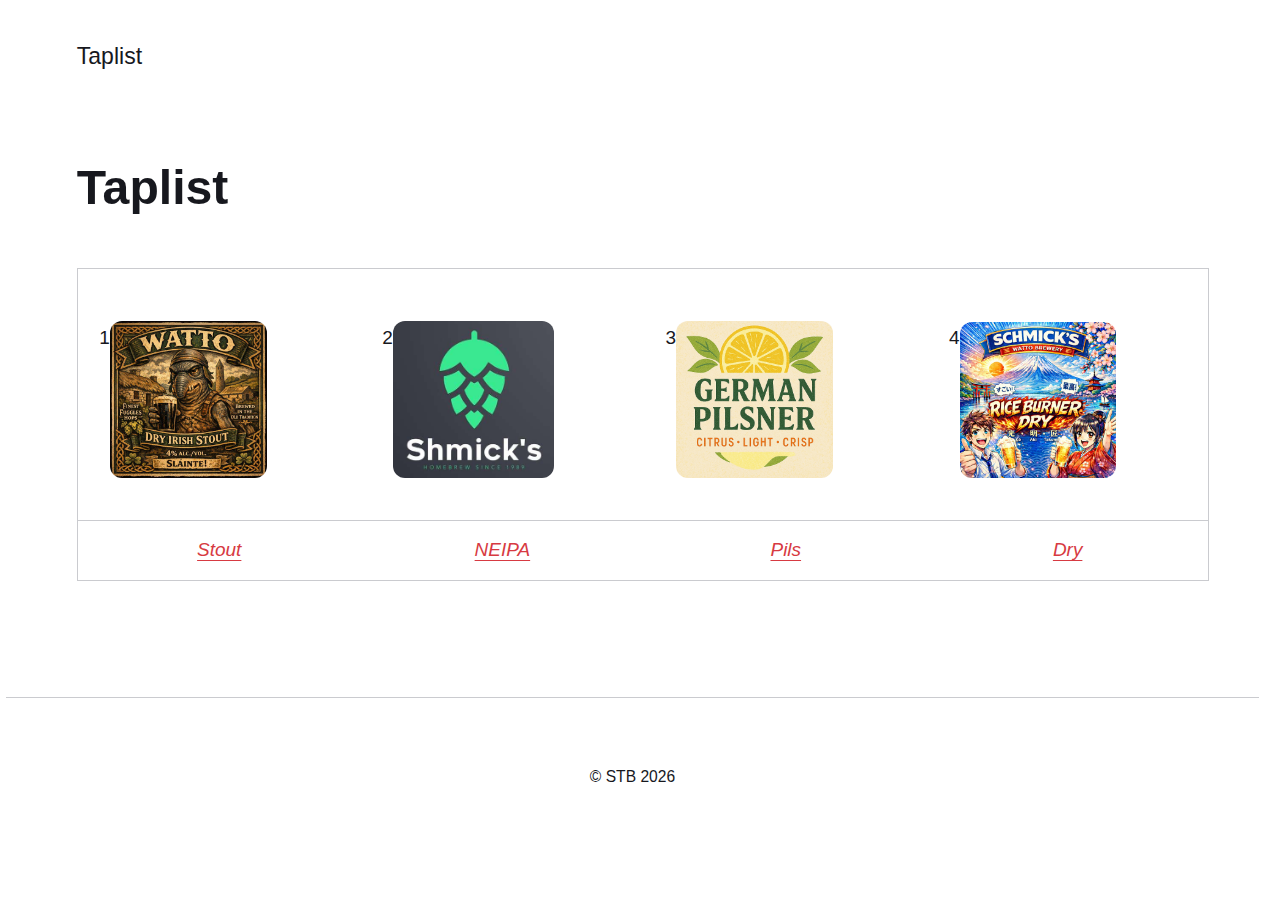
<file: index.html>
<!DOCTYPE html><html lang="en-au"><head><meta charset="utf-8"><meta http-equiv="X-UA-Compatible" content="IE=edge"><meta name="viewport" content="width=device-width,initial-scale=1"><title>Taplist - Taplist</title><meta name="robots" content="noindex,nofollow"><meta name="generator" content="Publii Open-Source CMS for Static Site"><link rel="alternate" type="application/atom+xml" href="https://shmickthebrewer.github.io/Taplist/feed.xml" title="Taplist - RSS"><link rel="alternate" type="application/json" href="https://shmickthebrewer.github.io/Taplist/feed.json" title="Taplist - JSON"><meta property="og:title" content="Taplist"><meta property="og:site_name" content="Taplist"><meta property="og:description" content="1 2 3 4 Stout NEIPA Pils Dry"><meta property="og:url" content="https://shmickthebrewer.github.io/Taplist/"><meta property="og:type" content="article"><link rel="stylesheet" href="https://shmickthebrewer.github.io/Taplist/assets/css/style.css?v=501e4f4bb4868d1a62f0e65c9b1cb9bf"><script type="application/ld+json">{"@context":"http://schema.org","@type":"Article","mainEntityOfPage":{"@type":"WebPage","@id":"https://shmickthebrewer.github.io/Taplist/"},"headline":"Taplist","datePublished":"2026-02-24T10:36+11:00","dateModified":"2026-02-24T16:06+11:00","description":"1 2 3 4 Stout NEIPA Pils Dry","author":{"@type":"Person","name":"STB","url":"https://shmickthebrewer.github.io/Taplist/authors/stb/"},"publisher":{"@type":"Organization","name":"STB"}}</script><noscript><style>img[loading] {
                    opacity: 1;
                }</style></noscript></head><body class="page-template"><header class="top js-header"><a class="logo" href="https://shmickthebrewer.github.io/Taplist/">Taplist</a></header><main class="page"><div class="content"><div class="hero"><div class="hero__content"><div class="wrapper"><h1>Taplist</h1></div></div></div><div class="wrapper content__entry content__entry--nospace"><table style="border-collapse: collapse; width: 101.852%; height: 240px;" border="0"><tbody><tr><td style="width: 25.0574%;">1<a href="https://shmickthebrewer.github.io/Taplist/tap-1.html" class="post__image"><figure class="post__image"><img loading="lazy" src="https://shmickthebrewer.github.io/Taplist/media/posts/1/square-beer-label-Watto-Dry-Irish-Stout-4-abv-fu.jpg" alt="" width="157" height="157" sizes="(max-width: 1920px) 100vw, 1920px" srcset="https://shmickthebrewer.github.io/Taplist/media/posts/1/responsive/square-beer-label-Watto-Dry-Irish-Stout-4-abv-fu-xs.jpg 640w, https://shmickthebrewer.github.io/Taplist/media/posts/1/responsive/square-beer-label-Watto-Dry-Irish-Stout-4-abv-fu-sm.jpg 768w, https://shmickthebrewer.github.io/Taplist/media/posts/1/responsive/square-beer-label-Watto-Dry-Irish-Stout-4-abv-fu-md.jpg 1024w, https://shmickthebrewer.github.io/Taplist/media/posts/1/responsive/square-beer-label-Watto-Dry-Irish-Stout-4-abv-fu-lg.jpg 1366w, https://shmickthebrewer.github.io/Taplist/media/posts/1/responsive/square-beer-label-Watto-Dry-Irish-Stout-4-abv-fu-xl.jpg 1600w, https://shmickthebrewer.github.io/Taplist/media/posts/1/responsive/square-beer-label-Watto-Dry-Irish-Stout-4-abv-fu-2xl.jpg 1920w"></figure></a><a href="https://shmickthebrewer.github.io/Taplist/tap-1.html" title="tap1" class="post__image" target="_blank" rel="noopener noreferrer"></a></td><td style="width: 25.0574%;">2<a href="https://shmickthebrewer.github.io/Taplist/tap-2.html" class="post__image"><figure class="post__image"><img loading="lazy" src="https://shmickthebrewer.github.io/Taplist/media/posts/1/Log1.jpg" alt="" width="161" height="157" sizes="(max-width: 1920px) 100vw, 1920px" srcset="https://shmickthebrewer.github.io/Taplist/media/posts/1/responsive/Log1-xs.jpg 640w, https://shmickthebrewer.github.io/Taplist/media/posts/1/responsive/Log1-sm.jpg 768w, https://shmickthebrewer.github.io/Taplist/media/posts/1/responsive/Log1-md.jpg 1024w, https://shmickthebrewer.github.io/Taplist/media/posts/1/responsive/Log1-lg.jpg 1366w, https://shmickthebrewer.github.io/Taplist/media/posts/1/responsive/Log1-xl.jpg 1600w, https://shmickthebrewer.github.io/Taplist/media/posts/1/responsive/Log1-2xl.jpg 1920w"></figure></a></td><td style="width: 25.0574%;">3<a href="https://shmickthebrewer.github.io/Taplist/tap-3.html" class="post__image"><figure class="post__image"><img loading="lazy" src="https://shmickthebrewer.github.io/Taplist/media/posts/1/German-Pils.png" alt="" width="157" height="157" sizes="(max-width: 1920px) 100vw, 1920px" srcset="https://shmickthebrewer.github.io/Taplist/media/posts/1/responsive/German-Pils-xs.png 640w, https://shmickthebrewer.github.io/Taplist/media/posts/1/responsive/German-Pils-sm.png 768w, https://shmickthebrewer.github.io/Taplist/media/posts/1/responsive/German-Pils-md.png 1024w, https://shmickthebrewer.github.io/Taplist/media/posts/1/responsive/German-Pils-lg.png 1366w, https://shmickthebrewer.github.io/Taplist/media/posts/1/responsive/German-Pils-xl.png 1600w, https://shmickthebrewer.github.io/Taplist/media/posts/1/responsive/German-Pils-2xl.png 1920w"></figure></a></td><td style="width: 24.9205%;">4<a href="https://shmickthebrewer.github.io/Taplist/tap-4.html" class="post__image"><figure class="post__image"><img loading="lazy" src="https://shmickthebrewer.github.io/Taplist/media/posts/1/square-beer-label-japanese-lager-crisp-light-refre-1.jpg" alt="" width="156" height="156" sizes="(max-width: 1920px) 100vw, 1920px" srcset="https://shmickthebrewer.github.io/Taplist/media/posts/1/responsive/square-beer-label-japanese-lager-crisp-light-refre-1-xs.jpg 640w, https://shmickthebrewer.github.io/Taplist/media/posts/1/responsive/square-beer-label-japanese-lager-crisp-light-refre-1-sm.jpg 768w, https://shmickthebrewer.github.io/Taplist/media/posts/1/responsive/square-beer-label-japanese-lager-crisp-light-refre-1-md.jpg 1024w, https://shmickthebrewer.github.io/Taplist/media/posts/1/responsive/square-beer-label-japanese-lager-crisp-light-refre-1-lg.jpg 1366w, https://shmickthebrewer.github.io/Taplist/media/posts/1/responsive/square-beer-label-japanese-lager-crisp-light-refre-1-xl.jpg 1600w, https://shmickthebrewer.github.io/Taplist/media/posts/1/responsive/square-beer-label-japanese-lager-crisp-light-refre-1-2xl.jpg 1920w"></figure></a></td></tr><tr><td class="align-center" style="width: 25.0574%;"><span style="color: #34495e;"><em><a href="https://shmickthebrewer.github.io/Taplist/tap-1.html">Stout</a></em></span></td><td class="align-center" style="width: 25.0574%;"><span style="color: #34495e;"><em><a href="https://shmickthebrewer.github.io/Taplist/tap-2.html">NEIPA</a></em></span></td><td class="align-center" style="width: 25.0574%;"><span style="color: #34495e;"><em><a href="https://shmickthebrewer.github.io/Taplist/tap-3.html">Pils</a></em></span></td><td class="align-center" style="width: 24.9205%;"><span style="color: #34495e;"><em><a href="https://shmickthebrewer.github.io/Taplist/tap-4.html">Dry</a></em></span></td></tr></tbody></table></div></div></main><footer class="footer"><div class="wrapper"><div class="footer__copyright"><p>© STB 2026</p></div></div></footer><script defer="defer" src="https://shmickthebrewer.github.io/Taplist/assets/js/scripts.min.js?v=d0fc1030089a37f93a2d51bf6d07565c"></script><script>window.publiiThemeMenuConfig={mobileMenuMode:'overlay',animationSpeed:300,submenuWidth: 'auto',doubleClickTime:500,mobileMenuExpandableSubmenus:true,relatedContainerForOverlayMenuSelector:'.top'};</script><script>var images = document.querySelectorAll('img[loading]');
        for (var i = 0; i < images.length; i++) {
            if (images[i].complete) {
                images[i].classList.add('is-loaded');
            } else {
                images[i].addEventListener('load', function () {
                    this.classList.add('is-loaded');
                }, false);
            }
        }</script></body></html>
</file>
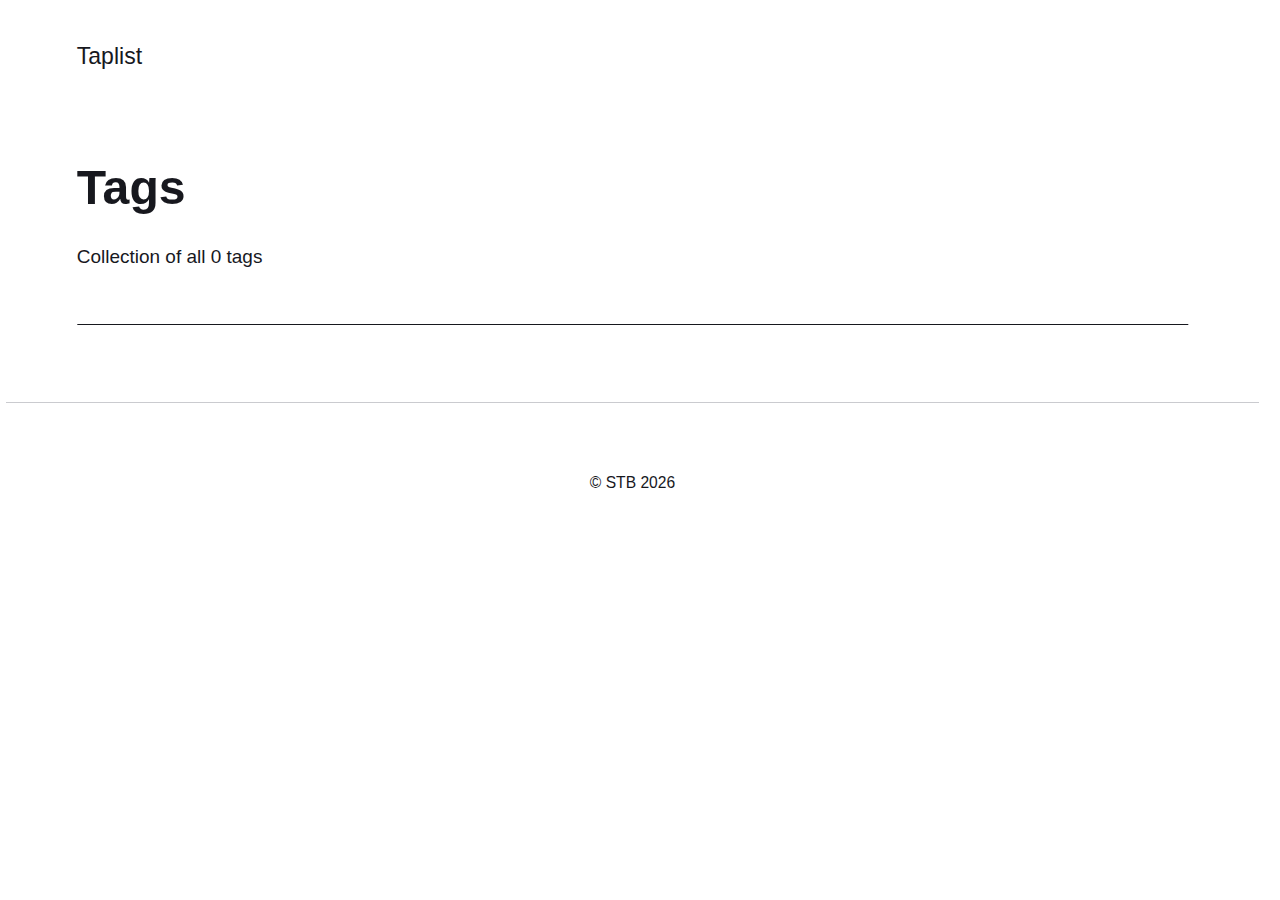
<file: tags/index.html>
<!DOCTYPE html><html lang="en-au"><head><meta charset="utf-8"><meta http-equiv="X-UA-Compatible" content="IE=edge"><meta name="viewport" content="width=device-width,initial-scale=1"><title>All tags - Taplist</title><meta name="robots" content="noindex,nofollow"><meta name="generator" content="Publii Open-Source CMS for Static Site"><link rel="alternate" type="application/atom+xml" href="https://shmickthebrewer.github.io/Taplist/feed.xml" title="Taplist - RSS"><link rel="alternate" type="application/json" href="https://shmickthebrewer.github.io/Taplist/feed.json" title="Taplist - JSON"><meta property="og:title" content="Taplist"><meta property="og:site_name" content="Taplist"><meta property="og:description" content=""><meta property="og:url" content="https://shmickthebrewer.github.io/Taplist/tags/"><meta property="og:type" content="website"><link rel="stylesheet" href="https://shmickthebrewer.github.io/Taplist/assets/css/style.css?v=501e4f4bb4868d1a62f0e65c9b1cb9bf"><script type="application/ld+json">{"@context":"http://schema.org","@type":"Organization","name":"Taplist","url":"https://shmickthebrewer.github.io/Taplist/"}</script><noscript><style>img[loading] {
                    opacity: 1;
                }</style></noscript></head><body class="tags-template"><header class="top js-header"><a class="logo" href="https://shmickthebrewer.github.io/Taplist/">Taplist</a></header><main class="page page--tags"><div class="hero hero--noimage"><header class="hero__content"><div class="wrapper"><h1>Tags</h1><p class="page__desc">Collection of all 0 tags</p></div></header></div><div class="wrapper"><ul class="feed feed--grid"></ul></div></main><footer class="footer"><div class="wrapper"><div class="footer__copyright"><p>© STB 2026</p></div></div></footer><script defer="defer" src="https://shmickthebrewer.github.io/Taplist/assets/js/scripts.min.js?v=d0fc1030089a37f93a2d51bf6d07565c"></script><script>window.publiiThemeMenuConfig={mobileMenuMode:'overlay',animationSpeed:300,submenuWidth: 'auto',doubleClickTime:500,mobileMenuExpandableSubmenus:true,relatedContainerForOverlayMenuSelector:'.top'};</script><script>var images = document.querySelectorAll('img[loading]');
        for (var i = 0; i < images.length; i++) {
            if (images[i].complete) {
                images[i].classList.add('is-loaded');
            } else {
                images[i].addEventListener('load', function () {
                    this.classList.add('is-loaded');
                }, false);
            }
        }</script></body></html>
</file>
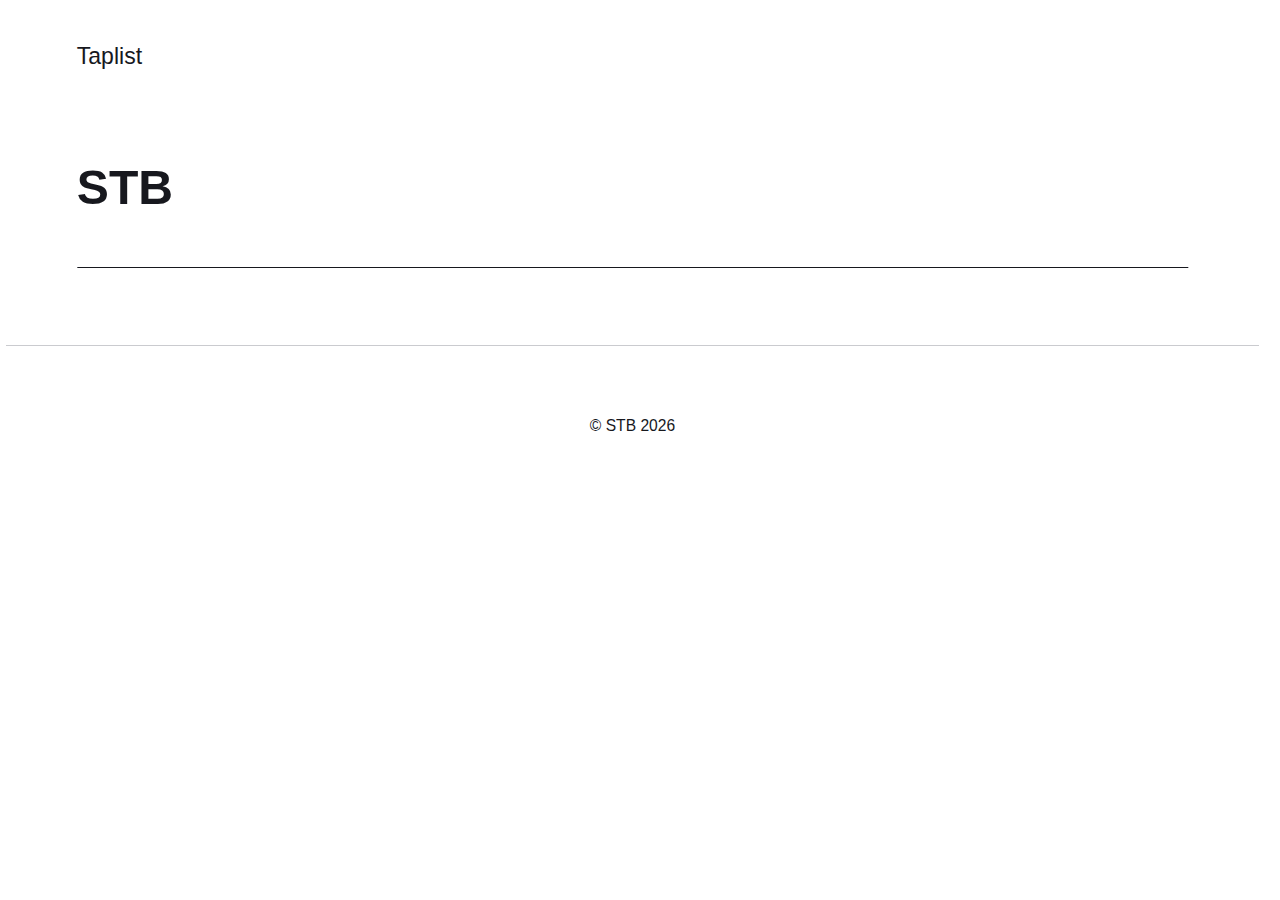
<file: authors/stb/index.html>
<!DOCTYPE html><html lang="en-au"><head><meta charset="utf-8"><meta http-equiv="X-UA-Compatible" content="IE=edge"><meta name="viewport" content="width=device-width,initial-scale=1"><title>Author: STB - Taplist</title><meta name="robots" content="noindex,nofollow"><meta name="generator" content="Publii Open-Source CMS for Static Site"><link rel="alternate" type="application/atom+xml" href="https://shmickthebrewer.github.io/Taplist/feed.xml" title="Taplist - RSS"><link rel="alternate" type="application/json" href="https://shmickthebrewer.github.io/Taplist/feed.json" title="Taplist - JSON"><meta property="og:title" content="STB"><meta property="og:site_name" content="Taplist"><meta property="og:description" content=""><meta property="og:url" content="https://shmickthebrewer.github.io/Taplist/authors/stb/"><meta property="og:type" content="website"><link rel="stylesheet" href="https://shmickthebrewer.github.io/Taplist/assets/css/style.css?v=501e4f4bb4868d1a62f0e65c9b1cb9bf"><script type="application/ld+json">{"@context":"http://schema.org","@type":"Organization","name":"Taplist","url":"https://shmickthebrewer.github.io/Taplist/"}</script><noscript><style>img[loading] {
                    opacity: 1;
                }</style></noscript></head><body class="author-template"><header class="top js-header"><a class="logo" href="https://shmickthebrewer.github.io/Taplist/">Taplist</a></header><main class="page page--author"><div class="hero hero--noimage"><header class="hero__content"><div class="wrapper page--author__wrapper"><div><h1>STB</h1></div></div></header></div></main><footer class="footer"><div class="wrapper"><div class="footer__copyright"><p>© STB 2026</p></div></div></footer><script defer="defer" src="https://shmickthebrewer.github.io/Taplist/assets/js/scripts.min.js?v=d0fc1030089a37f93a2d51bf6d07565c"></script><script>window.publiiThemeMenuConfig={mobileMenuMode:'overlay',animationSpeed:300,submenuWidth: 'auto',doubleClickTime:500,mobileMenuExpandableSubmenus:true,relatedContainerForOverlayMenuSelector:'.top'};</script><script>var images = document.querySelectorAll('img[loading]');
        for (var i = 0; i < images.length; i++) {
            if (images[i].complete) {
                images[i].classList.add('is-loaded');
            } else {
                images[i].addEventListener('load', function () {
                    this.classList.add('is-loaded');
                }, false);
            }
        }</script></body></html>
</file>
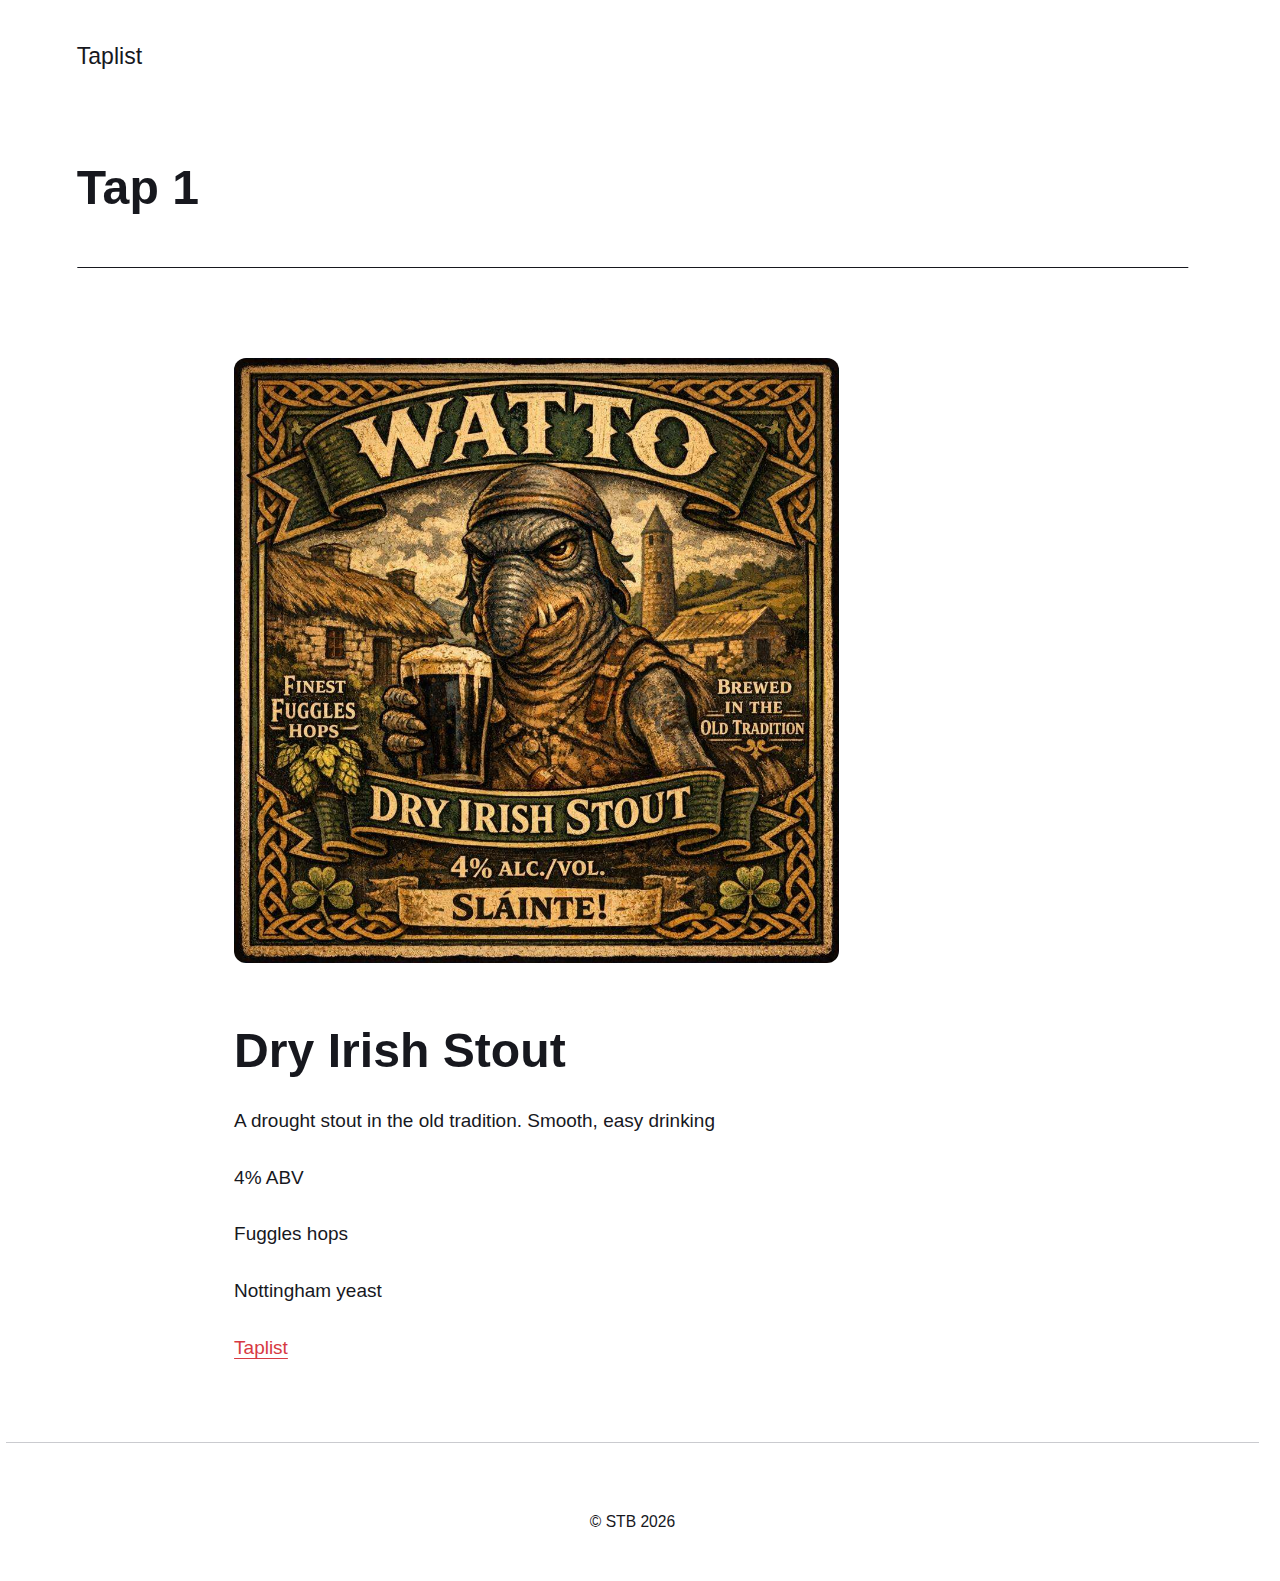
<file: tap-1.html>
<!DOCTYPE html><html lang="en-au"><head><meta charset="utf-8"><meta http-equiv="X-UA-Compatible" content="IE=edge"><meta name="viewport" content="width=device-width,initial-scale=1"><title>Tap 1 - Taplist</title><meta name="robots" content="noindex,nofollow"><meta name="generator" content="Publii Open-Source CMS for Static Site"><link rel="alternate" type="application/atom+xml" href="https://shmickthebrewer.github.io/Taplist/feed.xml" title="Taplist - RSS"><link rel="alternate" type="application/json" href="https://shmickthebrewer.github.io/Taplist/feed.json" title="Taplist - JSON"><meta property="og:title" content="Tap 1"><meta property="og:site_name" content="Taplist"><meta property="og:description" content="Dry Irish Stout A drought stout in the old tradition. Smooth, easy drinking 4% ABV Fuggles hops Nottingham yeast Taplist"><meta property="og:url" content="https://shmickthebrewer.github.io/Taplist/tap-1.html"><meta property="og:type" content="article"><link rel="stylesheet" href="https://shmickthebrewer.github.io/Taplist/assets/css/style.css?v=501e4f4bb4868d1a62f0e65c9b1cb9bf"><script type="application/ld+json">{"@context":"http://schema.org","@type":"Article","mainEntityOfPage":{"@type":"WebPage","@id":"https://shmickthebrewer.github.io/Taplist/tap-1.html"},"headline":"Tap 1","datePublished":"2026-02-24T10:41+11:00","dateModified":"2026-02-24T12:17+11:00","description":"Dry Irish Stout A drought stout in the old tradition. Smooth, easy drinking 4% ABV Fuggles hops Nottingham yeast Taplist","author":{"@type":"Person","name":"STB","url":"https://shmickthebrewer.github.io/Taplist/authors/stb/"},"publisher":{"@type":"Organization","name":"STB"}}</script><noscript><style>img[loading] {
                    opacity: 1;
                }</style></noscript></head><body class="page-template"><header class="top js-header"><a class="logo" href="https://shmickthebrewer.github.io/Taplist/">Taplist</a></header><main class="page"><article class="content"><div class="hero hero--noimage"><header class="hero__content"><div class="wrapper"><h1>Tap 1</h1></div></header></div><div class="entry-wrapper content__entry"><h1><figure class="post__image"><img loading="lazy" src="https://shmickthebrewer.github.io/Taplist/media/posts/2/square-beer-label-Watto-Dry-Irish-Stout-4-abv-fu.jpg" alt="" width="605" height="605" sizes="(max-width: 1920px) 100vw, 1920px" srcset="https://shmickthebrewer.github.io/Taplist/media/posts/2/responsive/square-beer-label-Watto-Dry-Irish-Stout-4-abv-fu-xs.jpg 640w, https://shmickthebrewer.github.io/Taplist/media/posts/2/responsive/square-beer-label-Watto-Dry-Irish-Stout-4-abv-fu-sm.jpg 768w, https://shmickthebrewer.github.io/Taplist/media/posts/2/responsive/square-beer-label-Watto-Dry-Irish-Stout-4-abv-fu-md.jpg 1024w, https://shmickthebrewer.github.io/Taplist/media/posts/2/responsive/square-beer-label-Watto-Dry-Irish-Stout-4-abv-fu-lg.jpg 1366w, https://shmickthebrewer.github.io/Taplist/media/posts/2/responsive/square-beer-label-Watto-Dry-Irish-Stout-4-abv-fu-xl.jpg 1600w, https://shmickthebrewer.github.io/Taplist/media/posts/2/responsive/square-beer-label-Watto-Dry-Irish-Stout-4-abv-fu-2xl.jpg 1920w"></figure></h1><h1>Dry Irish Stout</h1><p>A drought stout in the old tradition. Smooth, easy drinking</p><p>4% ABV</p><p>Fuggles hops</p><p>Nottingham yeast</p><p><a href="https://shmickthebrewer.github.io/Taplist/">Taplist</a></p></div></article></main><footer class="footer"><div class="wrapper"><div class="footer__copyright"><p>© STB 2026</p></div></div></footer><script defer="defer" src="https://shmickthebrewer.github.io/Taplist/assets/js/scripts.min.js?v=d0fc1030089a37f93a2d51bf6d07565c"></script><script>window.publiiThemeMenuConfig={mobileMenuMode:'overlay',animationSpeed:300,submenuWidth: 'auto',doubleClickTime:500,mobileMenuExpandableSubmenus:true,relatedContainerForOverlayMenuSelector:'.top'};</script><script>var images = document.querySelectorAll('img[loading]');
        for (var i = 0; i < images.length; i++) {
            if (images[i].complete) {
                images[i].classList.add('is-loaded');
            } else {
                images[i].addEventListener('load', function () {
                    this.classList.add('is-loaded');
                }, false);
            }
        }</script></body></html>
</file>
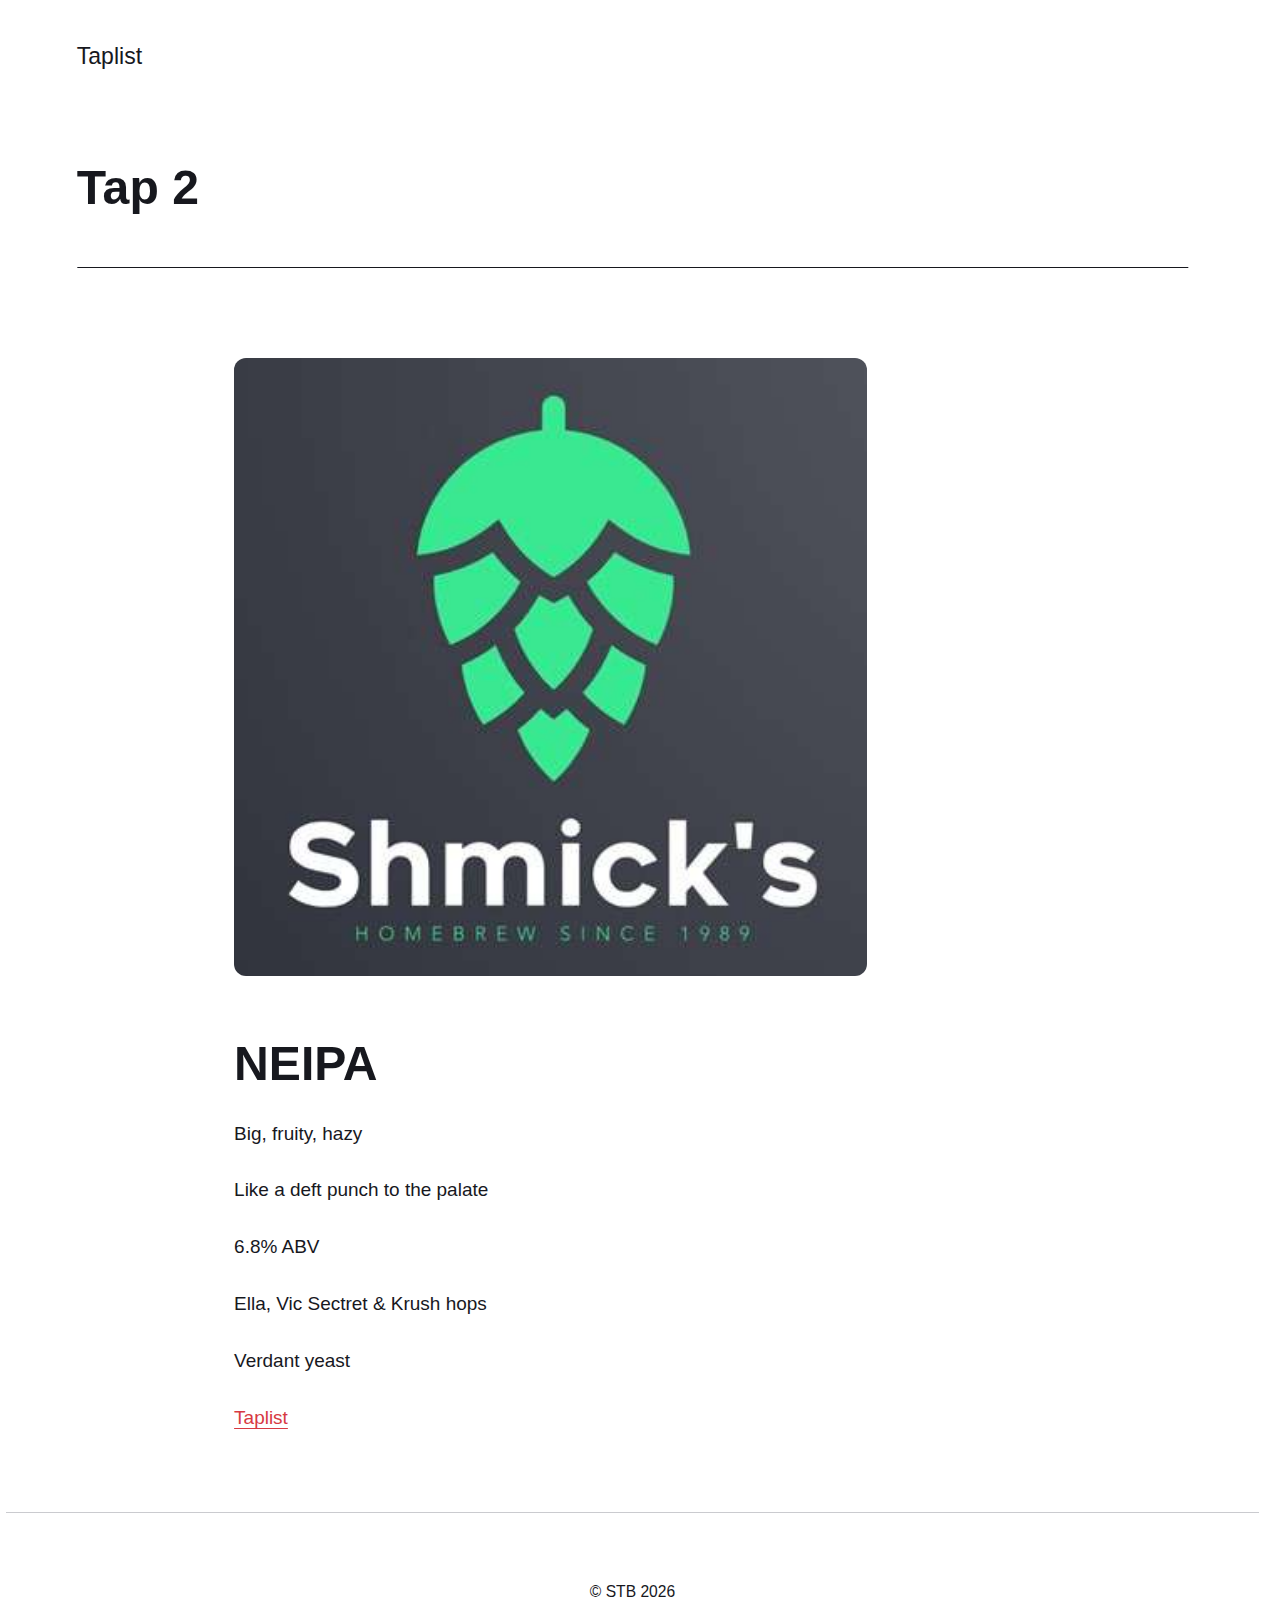
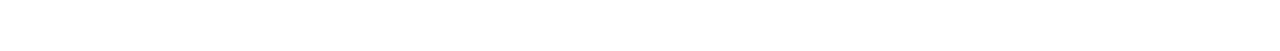
<file: tap-2.html>
<!DOCTYPE html><html lang="en-au"><head><meta charset="utf-8"><meta http-equiv="X-UA-Compatible" content="IE=edge"><meta name="viewport" content="width=device-width,initial-scale=1"><title>Tap 2 - Taplist</title><meta name="robots" content="noindex,nofollow"><meta name="generator" content="Publii Open-Source CMS for Static Site"><link rel="alternate" type="application/atom+xml" href="https://shmickthebrewer.github.io/Taplist/feed.xml" title="Taplist - RSS"><link rel="alternate" type="application/json" href="https://shmickthebrewer.github.io/Taplist/feed.json" title="Taplist - JSON"><meta property="og:title" content="Tap 2"><meta property="og:site_name" content="Taplist"><meta property="og:description" content="NEIPA Big, fruity, hazy Like a deft punch to the palate 6.8% ABV Ella, Vic Sectret &amp; Krush hops Verdant yeast Taplist"><meta property="og:url" content="https://shmickthebrewer.github.io/Taplist/tap-2.html"><meta property="og:type" content="article"><link rel="stylesheet" href="https://shmickthebrewer.github.io/Taplist/assets/css/style.css?v=501e4f4bb4868d1a62f0e65c9b1cb9bf"><script type="application/ld+json">{"@context":"http://schema.org","@type":"Article","mainEntityOfPage":{"@type":"WebPage","@id":"https://shmickthebrewer.github.io/Taplist/tap-2.html"},"headline":"Tap 2","datePublished":"2026-02-24T12:17+11:00","dateModified":"2026-02-24T12:24+11:00","description":"NEIPA Big, fruity, hazy Like a deft punch to the palate 6.8% ABV Ella, Vic Sectret &amp; Krush hops Verdant yeast Taplist","author":{"@type":"Person","name":"STB","url":"https://shmickthebrewer.github.io/Taplist/authors/stb/"},"publisher":{"@type":"Organization","name":"STB"}}</script><noscript><style>img[loading] {
                    opacity: 1;
                }</style></noscript></head><body class="page-template"><header class="top js-header"><a class="logo" href="https://shmickthebrewer.github.io/Taplist/">Taplist</a></header><main class="page"><article class="content"><div class="hero hero--noimage"><header class="hero__content"><div class="wrapper"><h1>Tap 2</h1></div></header></div><div class="entry-wrapper content__entry"><h1><figure class="post__image"><img loading="lazy" src="https://shmickthebrewer.github.io/Taplist/media/posts/3/Log1.jpg" alt="" width="633" height="618" sizes="(max-width: 1920px) 100vw, 1920px" srcset="https://shmickthebrewer.github.io/Taplist/media/posts/3/responsive/Log1-xs.jpg 640w, https://shmickthebrewer.github.io/Taplist/media/posts/3/responsive/Log1-sm.jpg 768w, https://shmickthebrewer.github.io/Taplist/media/posts/3/responsive/Log1-md.jpg 1024w, https://shmickthebrewer.github.io/Taplist/media/posts/3/responsive/Log1-lg.jpg 1366w, https://shmickthebrewer.github.io/Taplist/media/posts/3/responsive/Log1-xl.jpg 1600w, https://shmickthebrewer.github.io/Taplist/media/posts/3/responsive/Log1-2xl.jpg 1920w"></figure></h1><h1>NEIPA</h1><p>Big, fruity, hazy</p><p>Like a deft punch to the palate</p><p>6.8% ABV</p><p>Ella, Vic Sectret &amp; Krush hops</p><p>Verdant yeast</p><p><a href="https://shmickthebrewer.github.io/Taplist/">Taplist</a></p></div></article></main><footer class="footer"><div class="wrapper"><div class="footer__copyright"><p>© STB 2026</p></div></div></footer><script defer="defer" src="https://shmickthebrewer.github.io/Taplist/assets/js/scripts.min.js?v=d0fc1030089a37f93a2d51bf6d07565c"></script><script>window.publiiThemeMenuConfig={mobileMenuMode:'overlay',animationSpeed:300,submenuWidth: 'auto',doubleClickTime:500,mobileMenuExpandableSubmenus:true,relatedContainerForOverlayMenuSelector:'.top'};</script><script>var images = document.querySelectorAll('img[loading]');
        for (var i = 0; i < images.length; i++) {
            if (images[i].complete) {
                images[i].classList.add('is-loaded');
            } else {
                images[i].addEventListener('load', function () {
                    this.classList.add('is-loaded');
                }, false);
            }
        }</script></body></html>
</file>
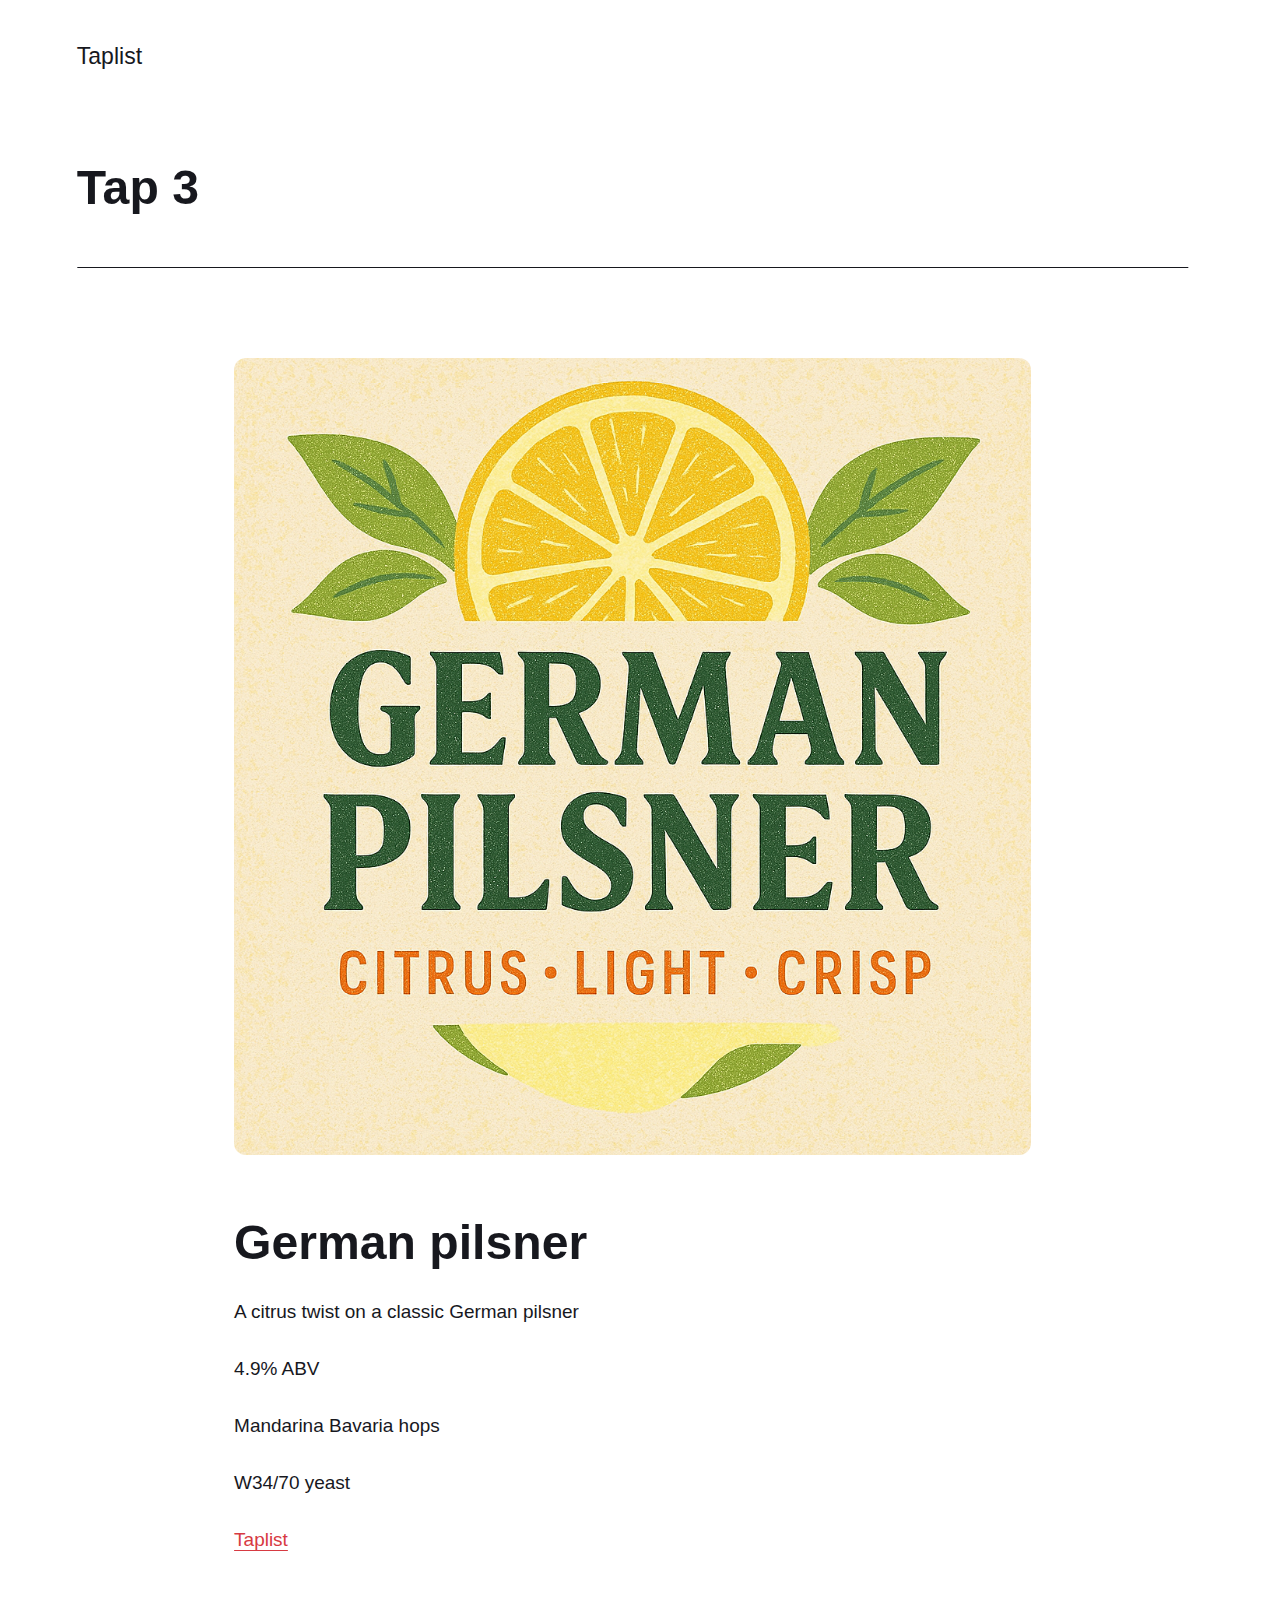
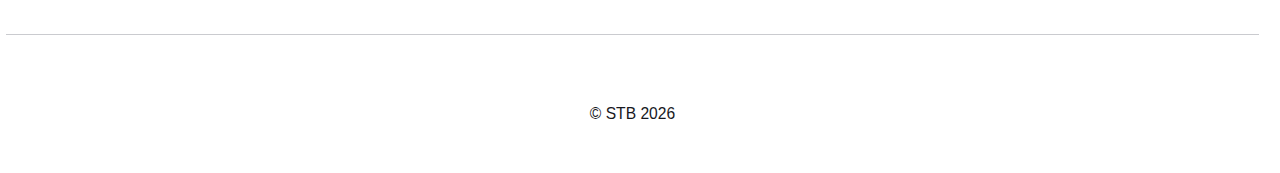
<file: tap-3.html>
<!DOCTYPE html><html lang="en-au"><head><meta charset="utf-8"><meta http-equiv="X-UA-Compatible" content="IE=edge"><meta name="viewport" content="width=device-width,initial-scale=1"><title>Tap 3 - Taplist</title><meta name="robots" content="noindex,nofollow"><meta name="generator" content="Publii Open-Source CMS for Static Site"><link rel="alternate" type="application/atom+xml" href="https://shmickthebrewer.github.io/Taplist/feed.xml" title="Taplist - RSS"><link rel="alternate" type="application/json" href="https://shmickthebrewer.github.io/Taplist/feed.json" title="Taplist - JSON"><meta property="og:title" content="Tap 3"><meta property="og:site_name" content="Taplist"><meta property="og:description" content="German pilsner A citrus twist on a classic German pilsner 4.9% ABV Mandarina Bavaria hops W34/70 yeast Taplist"><meta property="og:url" content="https://shmickthebrewer.github.io/Taplist/tap-3.html"><meta property="og:type" content="article"><link rel="stylesheet" href="https://shmickthebrewer.github.io/Taplist/assets/css/style.css?v=501e4f4bb4868d1a62f0e65c9b1cb9bf"><script type="application/ld+json">{"@context":"http://schema.org","@type":"Article","mainEntityOfPage":{"@type":"WebPage","@id":"https://shmickthebrewer.github.io/Taplist/tap-3.html"},"headline":"Tap 3","datePublished":"2026-02-24T12:17+11:00","dateModified":"2026-02-24T12:26+11:00","description":"German pilsner A citrus twist on a classic German pilsner 4.9% ABV Mandarina Bavaria hops W34/70 yeast Taplist","author":{"@type":"Person","name":"STB","url":"https://shmickthebrewer.github.io/Taplist/authors/stb/"},"publisher":{"@type":"Organization","name":"STB"}}</script><noscript><style>img[loading] {
                    opacity: 1;
                }</style></noscript></head><body class="page-template"><header class="top js-header"><a class="logo" href="https://shmickthebrewer.github.io/Taplist/">Taplist</a></header><main class="page"><article class="content"><div class="hero hero--noimage"><header class="hero__content"><div class="wrapper"><h1>Tap 3</h1></div></header></div><div class="entry-wrapper content__entry"><h1><figure class="post__image"><img loading="lazy" src="https://shmickthebrewer.github.io/Taplist/media/posts/4/German-Pils.png" alt="" width="1024" height="1024" sizes="(max-width: 1920px) 100vw, 1920px" srcset="https://shmickthebrewer.github.io/Taplist/media/posts/4/responsive/German-Pils-xs.png 640w, https://shmickthebrewer.github.io/Taplist/media/posts/4/responsive/German-Pils-sm.png 768w, https://shmickthebrewer.github.io/Taplist/media/posts/4/responsive/German-Pils-md.png 1024w, https://shmickthebrewer.github.io/Taplist/media/posts/4/responsive/German-Pils-lg.png 1366w, https://shmickthebrewer.github.io/Taplist/media/posts/4/responsive/German-Pils-xl.png 1600w, https://shmickthebrewer.github.io/Taplist/media/posts/4/responsive/German-Pils-2xl.png 1920w"></figure></h1><h1>German pilsner</h1><p>A citrus twist on a classic German pilsner</p><p>4.9% ABV</p><p>Mandarina Bavaria hops</p><p>W34/70 yeast</p><p><a href="https://shmickthebrewer.github.io/Taplist/">Taplist</a></p></div></article></main><footer class="footer"><div class="wrapper"><div class="footer__copyright"><p>© STB 2026</p></div></div></footer><script defer="defer" src="https://shmickthebrewer.github.io/Taplist/assets/js/scripts.min.js?v=d0fc1030089a37f93a2d51bf6d07565c"></script><script>window.publiiThemeMenuConfig={mobileMenuMode:'overlay',animationSpeed:300,submenuWidth: 'auto',doubleClickTime:500,mobileMenuExpandableSubmenus:true,relatedContainerForOverlayMenuSelector:'.top'};</script><script>var images = document.querySelectorAll('img[loading]');
        for (var i = 0; i < images.length; i++) {
            if (images[i].complete) {
                images[i].classList.add('is-loaded');
            } else {
                images[i].addEventListener('load', function () {
                    this.classList.add('is-loaded');
                }, false);
            }
        }</script></body></html>
</file>
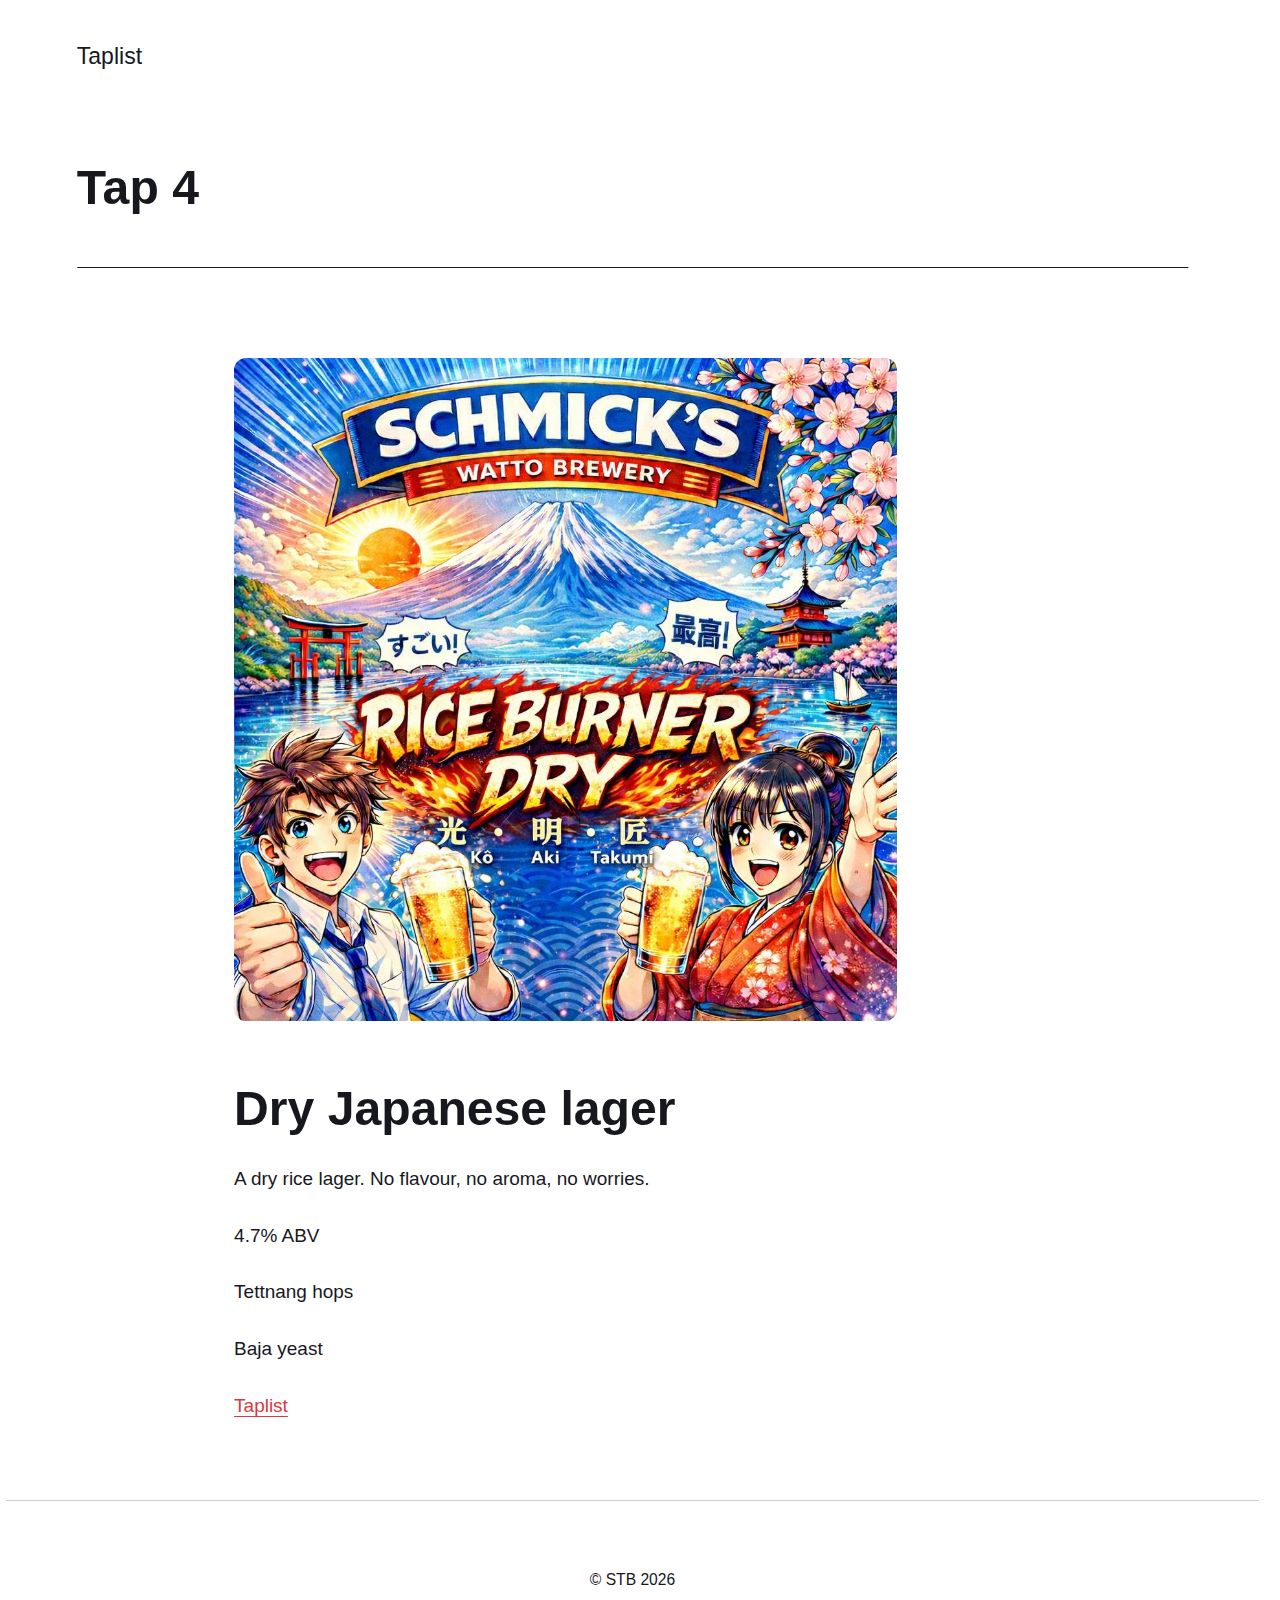
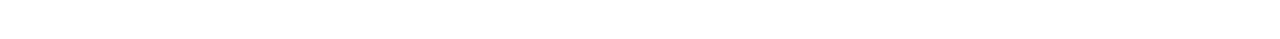
<file: tap-4.html>
<!DOCTYPE html><html lang="en-au"><head><meta charset="utf-8"><meta http-equiv="X-UA-Compatible" content="IE=edge"><meta name="viewport" content="width=device-width,initial-scale=1"><title>Tap 4 - Taplist</title><meta name="robots" content="noindex,nofollow"><meta name="generator" content="Publii Open-Source CMS for Static Site"><link rel="alternate" type="application/atom+xml" href="https://shmickthebrewer.github.io/Taplist/feed.xml" title="Taplist - RSS"><link rel="alternate" type="application/json" href="https://shmickthebrewer.github.io/Taplist/feed.json" title="Taplist - JSON"><meta property="og:title" content="Tap 4"><meta property="og:site_name" content="Taplist"><meta property="og:description" content="Dry Japanese lager A dry rice lager. No flavour, no aroma, no worries. 4.7% ABV Tettnang hops Baja yeast Taplist"><meta property="og:url" content="https://shmickthebrewer.github.io/Taplist/tap-4.html"><meta property="og:type" content="article"><link rel="stylesheet" href="https://shmickthebrewer.github.io/Taplist/assets/css/style.css?v=501e4f4bb4868d1a62f0e65c9b1cb9bf"><script type="application/ld+json">{"@context":"http://schema.org","@type":"Article","mainEntityOfPage":{"@type":"WebPage","@id":"https://shmickthebrewer.github.io/Taplist/tap-4.html"},"headline":"Tap 4","datePublished":"2026-02-24T12:17+11:00","dateModified":"2026-02-24T15:22+11:00","description":"Dry Japanese lager A dry rice lager. No flavour, no aroma, no worries. 4.7% ABV Tettnang hops Baja yeast Taplist","author":{"@type":"Person","name":"STB","url":"https://shmickthebrewer.github.io/Taplist/authors/stb/"},"publisher":{"@type":"Organization","name":"STB"}}</script><noscript><style>img[loading] {
                    opacity: 1;
                }</style></noscript></head><body class="page-template"><header class="top js-header"><a class="logo" href="https://shmickthebrewer.github.io/Taplist/">Taplist</a></header><main class="page"><article class="content"><div class="hero hero--noimage"><header class="hero__content"><div class="wrapper"><h1>Tap 4</h1></div></header></div><div class="entry-wrapper content__entry"><h1><figure class="post__image"><img loading="lazy" src="https://shmickthebrewer.github.io/Taplist/media/posts/5/square-beer-label-japanese-lager-crisp-light-refre-1.jpg" alt="" width="663" height="663" sizes="(max-width: 1920px) 100vw, 1920px" srcset="https://shmickthebrewer.github.io/Taplist/media/posts/5/responsive/square-beer-label-japanese-lager-crisp-light-refre-1-xs.jpg 640w, https://shmickthebrewer.github.io/Taplist/media/posts/5/responsive/square-beer-label-japanese-lager-crisp-light-refre-1-sm.jpg 768w, https://shmickthebrewer.github.io/Taplist/media/posts/5/responsive/square-beer-label-japanese-lager-crisp-light-refre-1-md.jpg 1024w, https://shmickthebrewer.github.io/Taplist/media/posts/5/responsive/square-beer-label-japanese-lager-crisp-light-refre-1-lg.jpg 1366w, https://shmickthebrewer.github.io/Taplist/media/posts/5/responsive/square-beer-label-japanese-lager-crisp-light-refre-1-xl.jpg 1600w, https://shmickthebrewer.github.io/Taplist/media/posts/5/responsive/square-beer-label-japanese-lager-crisp-light-refre-1-2xl.jpg 1920w"></figure></h1><h1>Dry Japanese lager</h1><p>A dry rice lager. No flavour, no aroma, no worries.</p><p>4.7% ABV</p><p>Tettnang hops</p><p>Baja yeast</p><p><a href="https://shmickthebrewer.github.io/Taplist/">Taplist</a></p></div></article></main><footer class="footer"><div class="wrapper"><div class="footer__copyright"><p>© STB 2026</p></div></div></footer><script defer="defer" src="https://shmickthebrewer.github.io/Taplist/assets/js/scripts.min.js?v=d0fc1030089a37f93a2d51bf6d07565c"></script><script>window.publiiThemeMenuConfig={mobileMenuMode:'overlay',animationSpeed:300,submenuWidth: 'auto',doubleClickTime:500,mobileMenuExpandableSubmenus:true,relatedContainerForOverlayMenuSelector:'.top'};</script><script>var images = document.querySelectorAll('img[loading]');
        for (var i = 0; i < images.length; i++) {
            if (images[i].complete) {
                images[i].classList.add('is-loaded');
            } else {
                images[i].addEventListener('load', function () {
                    this.classList.add('is-loaded');
                }, false);
            }
        }</script></body></html>
</file>
